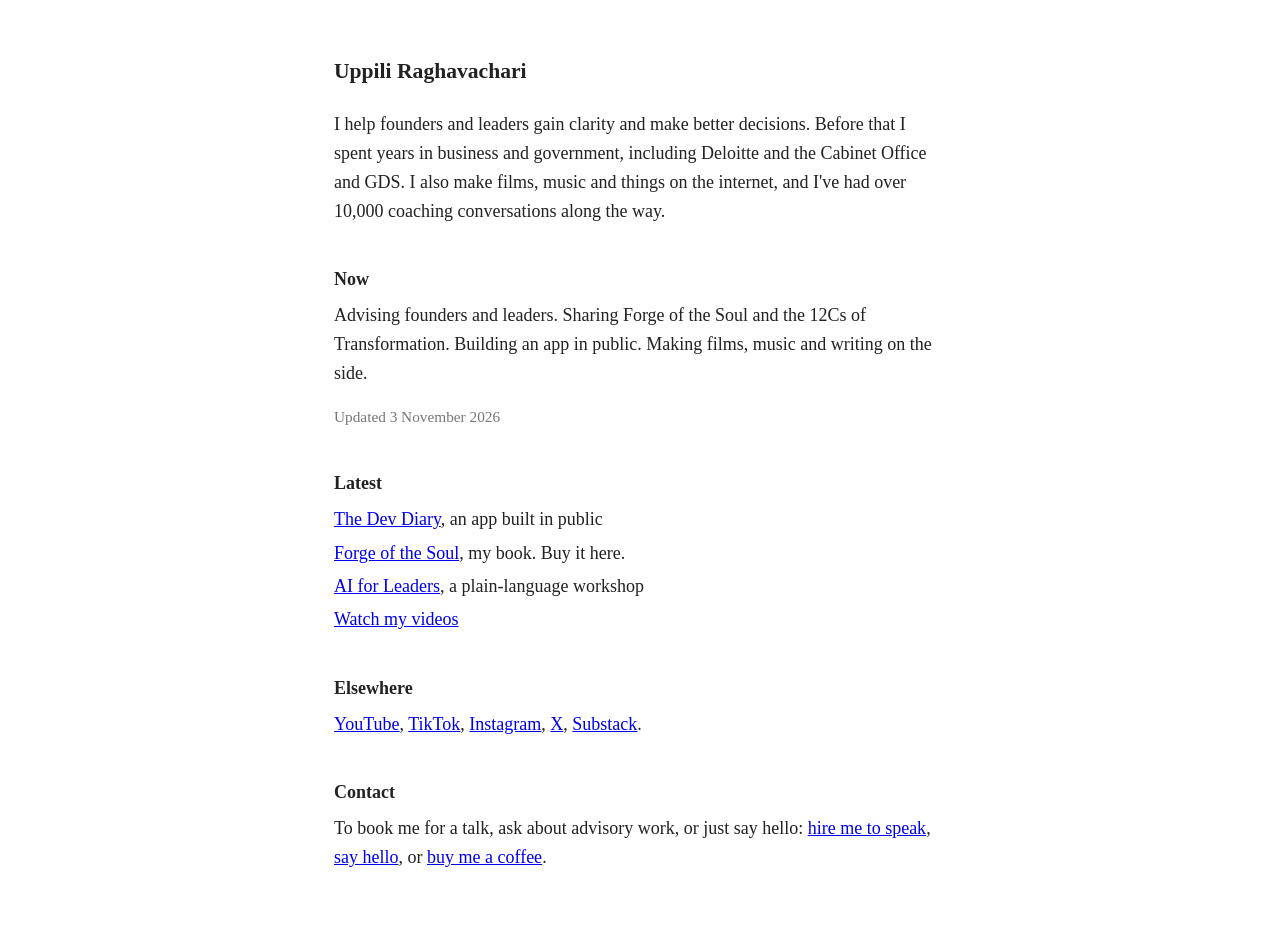
<file: index.html>
<!DOCTYPE html>
<html lang="en-GB">
<head>
  <meta charset="UTF-8" />
  <meta name="viewport" content="width=device-width, initial-scale=1.0" />
  <title>Uppili Raghavachari</title>
  <meta name="description" content="Uppili Raghavachari. Author, investor and advisor." />
  <meta property="og:title" content="Uppili Raghavachari" />
  <meta property="og:description" content="Author, investor and advisor." />
  <meta property="og:type" content="website" />
  <meta property="og:url" content="https://uppili.org" />
  <link rel="canonical" href="https://uppili.org" />
  <style>
    body { font-family: Georgia, "Times New Roman", serif; font-size: 18px; line-height: 1.6; color: #222; background: #fff; max-width: 34em; margin: 3em auto; padding: 0 1.25em; }
    h1 { font-size: 1.2em; font-weight: bold; margin: 0 0 1em; }
    h2 { font-size: 1em; font-weight: bold; margin: 2.2em 0 0.4em; }
    p { margin: 0 0 1em; }
    ul { list-style: none; margin: 0; padding: 0; }
    li { margin: 0.25em 0; }
    a { color: #00e; }
    a:visited { color: #551a8b; }
    .small { font-size: 0.85em; color: #777; }
  </style>
</head>
<body>

  <h1>Uppili Raghavachari</h1>

  <p>I help founders and leaders gain clarity and make better decisions. Before that I spent years in business and government, including Deloitte and the Cabinet Office and GDS. I also make films, music and things on the internet, and I've had over 10,000 coaching conversations along the way.</p>

  <h2>Now</h2>
  <p>Advising founders and leaders. Sharing Forge of the Soul and the 12Cs of Transformation. Building an app in public. Making films, music and writing on the side.</p>
  <p class="small">Updated 3 November 2026</p>

  <h2>Latest</h2>
  <ul>
    <li><a href="https://uppili.app" target="_blank" rel="noopener">The Dev Diary</a>, an app built in public</li>
    <li><a href="https://book.forgeofthesoul.com" target="_blank" rel="noopener">Forge of the Soul</a>, my book. Buy it here.</li>
    <li><a href="https://buy.stripe.com/bJefZg52bbpkfvs771bZe01" target="_blank" rel="noopener">AI for Leaders</a>, a plain-language workshop</li>
    <li><a href="https://youtube.com/@itsuppili" target="_blank" rel="noopener">Watch my videos</a></li>
  </ul>

  <h2>Elsewhere</h2>
  <p>
    <a href="https://youtube.com/@itsuppili" target="_blank" rel="noopener">YouTube</a>,
    <a href="https://www.tiktok.com/@itsuppili" target="_blank" rel="noopener">TikTok</a>,
    <a href="https://instagram.com/itsuppili" target="_blank" rel="noopener">Instagram</a>,
    <a href="https://x.com/itsuppili" target="_blank" rel="noopener">X</a>,
    <a href="https://itsuppili.substack.com" target="_blank" rel="noopener">Substack</a>.
  </p>

  <h2>Contact</h2>
  <p>To book me for a talk, ask about advisory work, or just say hello:
    <a href="https://unrealised.co.uk" target="_blank" rel="noopener">hire me to speak</a>,
    <a href="https://x.com/itsuppili" target="_blank" rel="noopener">say hello</a>, or
    <a href="https://ko-fi.com/uppili" target="_blank" rel="noopener">buy me a coffee</a>.
  </p>

</body>
</html>
</file>
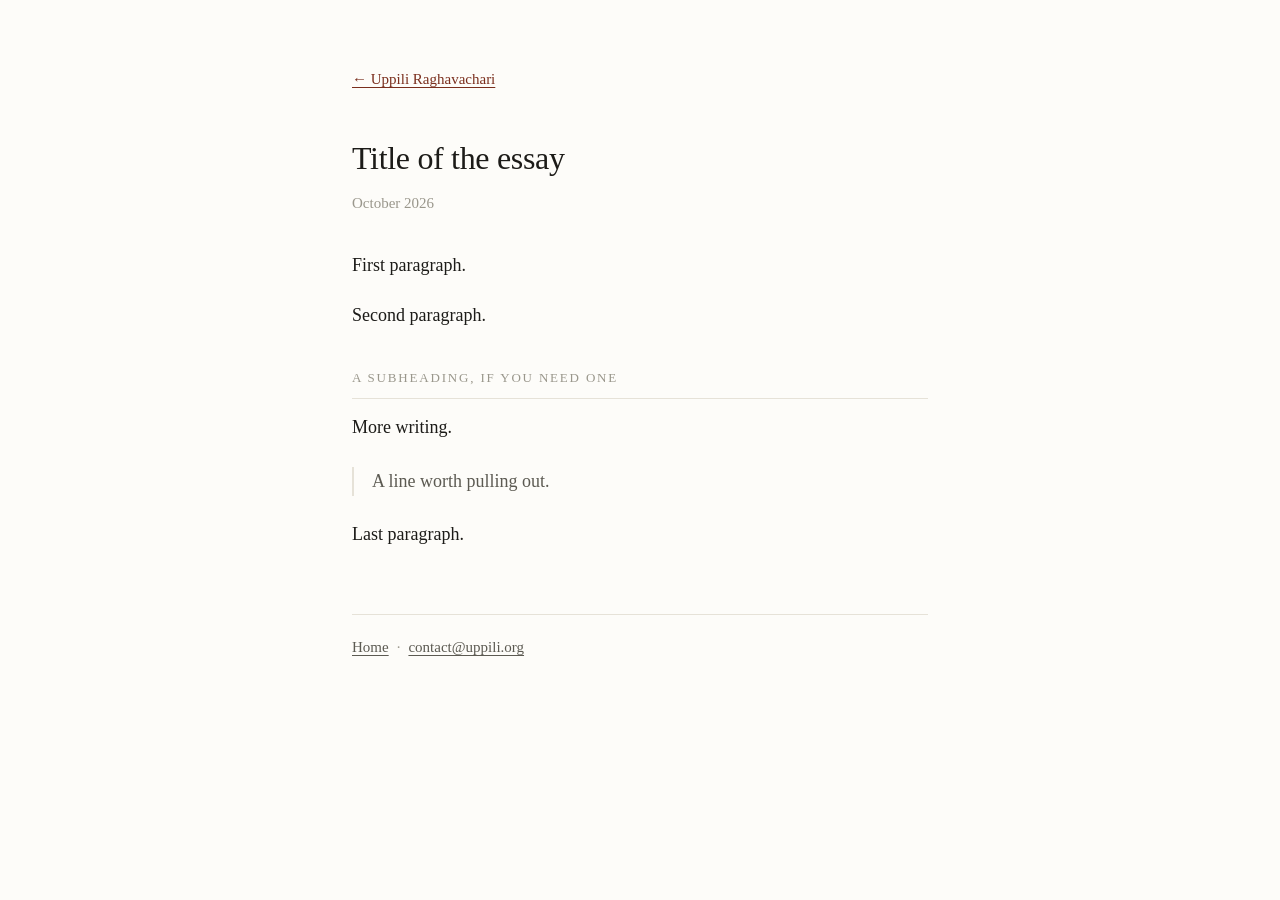
<file: essays/_template.html>
<!DOCTYPE html>
<html lang="en-GB">
<head>
  <meta charset="UTF-8" />
  <meta name="viewport" content="width=device-width, initial-scale=1.0" />
  <!-- 1. Change the title -->
  <title>Title of the essay | Uppili Raghavachari</title>
  <meta name="description" content="One sentence on what this essay is about." />
  <link rel="stylesheet" href="../style.css" />
</head>
<body>
<main>
  <a class="back" href="../">← Uppili Raghavachari</a>

  <article>
    <!-- 2. Change the heading and date -->
    <h1>Title of the essay</h1>
    <p class="meta">October 2026</p>

    <!-- 3. Write. One <p> per paragraph. -->
    <p>First paragraph.</p>

    <p>Second paragraph.</p>

    <h2>A subheading, if you need one</h2>

    <p>More writing.</p>

    <blockquote>A line worth pulling out.</blockquote>

    <p>Last paragraph.</p>
  </article>

  <footer>
    <a href="../">Home</a>
    <span>·</span><a href="mailto:contact@uppili.org">contact@uppili.org</a>
  </footer>
</main>
</body>
</html>
</file>
<file: style.css>
/* uppili.org: plain, readable, one column */
:root{
  --bg:#fdfcf9;
  --text:#1c1b18;
  --soft:#5c5a52;
  --faint:#9a978c;
  --line:#e6e2d8;
  --link:#7a2e1d;
}
*{box-sizing:border-box;margin:0;padding:0}
body{background:var(--bg);color:var(--text);font-family:Georgia,"Times New Roman",serif;font-size:18px;line-height:1.65;-webkit-font-smoothing:antialiased}
main{max-width:620px;margin:0 auto;padding:64px 22px 80px}
a{color:var(--link);text-decoration:underline;text-decoration-thickness:1px;text-underline-offset:3px}
a:hover{color:var(--text)}

header{margin-bottom:48px}
.me{width:72px;height:72px;border-radius:50%;object-fit:cover;object-position:center top;display:block;margin-bottom:22px}
h1{font-size:28px;font-weight:normal;letter-spacing:-.01em;margin-bottom:14px}
.intro{color:var(--soft)}

section{margin-bottom:44px}
h2{font-size:13px;font-weight:normal;letter-spacing:.14em;text-transform:uppercase;color:var(--faint);margin-bottom:14px;padding-bottom:10px;border-bottom:1px solid var(--line)}
.list{list-style:none}
.list li{padding:6px 0}
.essays li{display:flex;gap:18px}
.essays .date{color:var(--faint);min-width:76px;font-size:15px;padding-top:2px}
.essays .soon{color:var(--soft);font-style:italic}

footer{margin-top:64px;padding-top:20px;border-top:1px solid var(--line);font-size:15px;color:var(--faint);display:flex;flex-wrap:wrap;gap:8px}
footer a{color:var(--soft)}

/* Essay pages */
article h1{font-size:32px;margin-bottom:6px}
article .meta{color:var(--faint);font-size:15px;margin-bottom:36px}
article p{margin-bottom:20px}
article h2{margin-top:36px}
article blockquote{border-left:2px solid var(--line);padding-left:18px;color:var(--soft);margin:24px 0}
.back{display:inline-block;margin-bottom:40px;font-size:15px}
</file>
